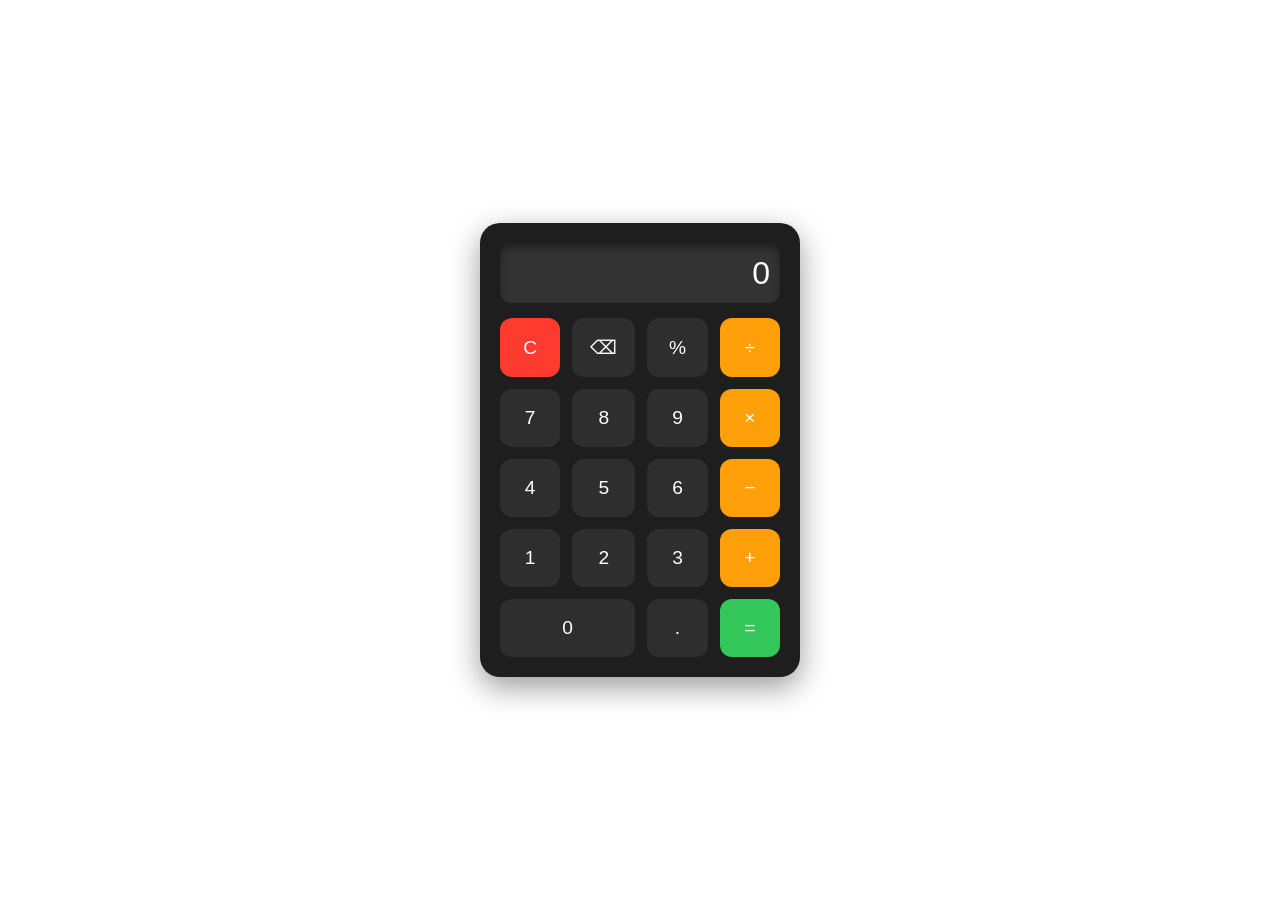
<file: Calculator/index.html>
<!DOCTYPE html>
<html lang="en">
<head>
  <meta charset="UTF-8" />
  <meta name="viewport" content="width=device-width, initial-scale=1.0" />
  <title>Calculator UI</title>
  <link rel="stylesheet" href="style.css" />
</head>
<body>

  <div class="calculator">
    <div class="display">0</div>
    <div class="buttons">
      <button class="btn clear">C</button>
      <button class="btn">⌫</button>
      <button class="btn">%</button>
      <button class="btn operator">÷</button>

      <button class="btn">7</button>
      <button class="btn">8</button>
      <button class="btn">9</button>
      <button class="btn operator">×</button>

      <button class="btn">4</button>
      <button class="btn">5</button>
      <button class="btn">6</button>
      <button class="btn operator">−</button>

      <button class="btn">1</button>
      <button class="btn">2</button>
      <button class="btn">3</button>
      <button class="btn operator">+</button>

      <button class="btn zero">0</button>
      <button class="btn">.</button>
      <button class="btn equal">=</button>
    </div>
  </div>

</body>
</html>
</file>
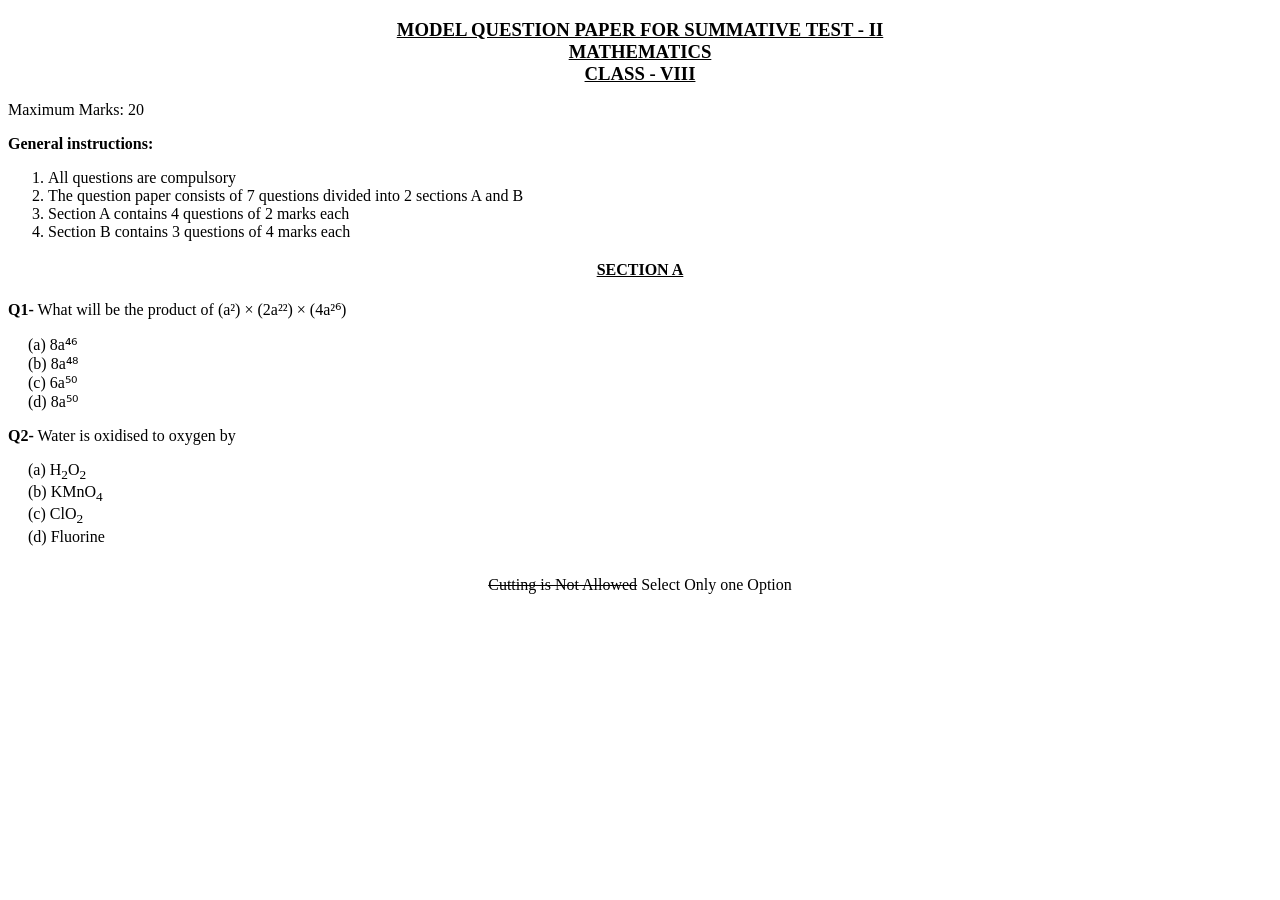
<file: Exam-Paper/index.html>
<!DOCTYPE html>
<html lang="en">
<head>
    <meta charset="UTF-8">
    <meta name="viewport" content="width=device-width, initial-scale=1.0">
    <title>Model Question Paper</title>
</head>
<body>
  

    <h3 style="text-align: center; margin-bottom: 5px; text-decoration: underline;">
        MODEL QUESTION PAPER FOR SUMMATIVE TEST - II <br>MATHEMATICS<br>CLASS - VIII
    </h3>
    <p>Maximum Marks: 20</p>
    <p style="font-weight: bold;">General instructions:</p>
    <ol style="margin-top: 0;">
        <li>All questions are compulsory</li>
        <li>The question paper consists of 7 questions divided into 2 sections A and B</li>
        <li>Section A contains 4 questions of 2 marks each</li>
        <li>Section B contains 3 questions of 4 marks each</li>
    </ol>

    <h4 style="text-align: center; margin-top: 20px; text-decoration: underline;">SECTION A</h4>

    <p><b>Q1-</b> What will be the product of (a²) × (2a²²) × (4a²⁶)</p>
    <p style="margin-left: 20px;">
        (a) 8a⁴⁶ <br>
        (b) 8a⁴⁸ <br>
        (c) 6a⁵⁰ <br>
        (d) 8a⁵⁰
    </p>

    <p><b>Q2-</b> Water is oxidised to oxygen by</p>
    <p style="margin-left: 20px;">
        (a) H<sub>2</sub>O<sub>2</sub><br>
        (b) KMnO<sub>4</sub><br>
        (c) ClO<sub>2</sub><br>
        (d) Fluorine
    </p>

    <p style="margin-top: 30px; text-align: center;">
        <span style="text-decoration: line-through;">Cutting is Not Allowed</span> Select Only one Option
    </p>
</body>
</html>
</file>
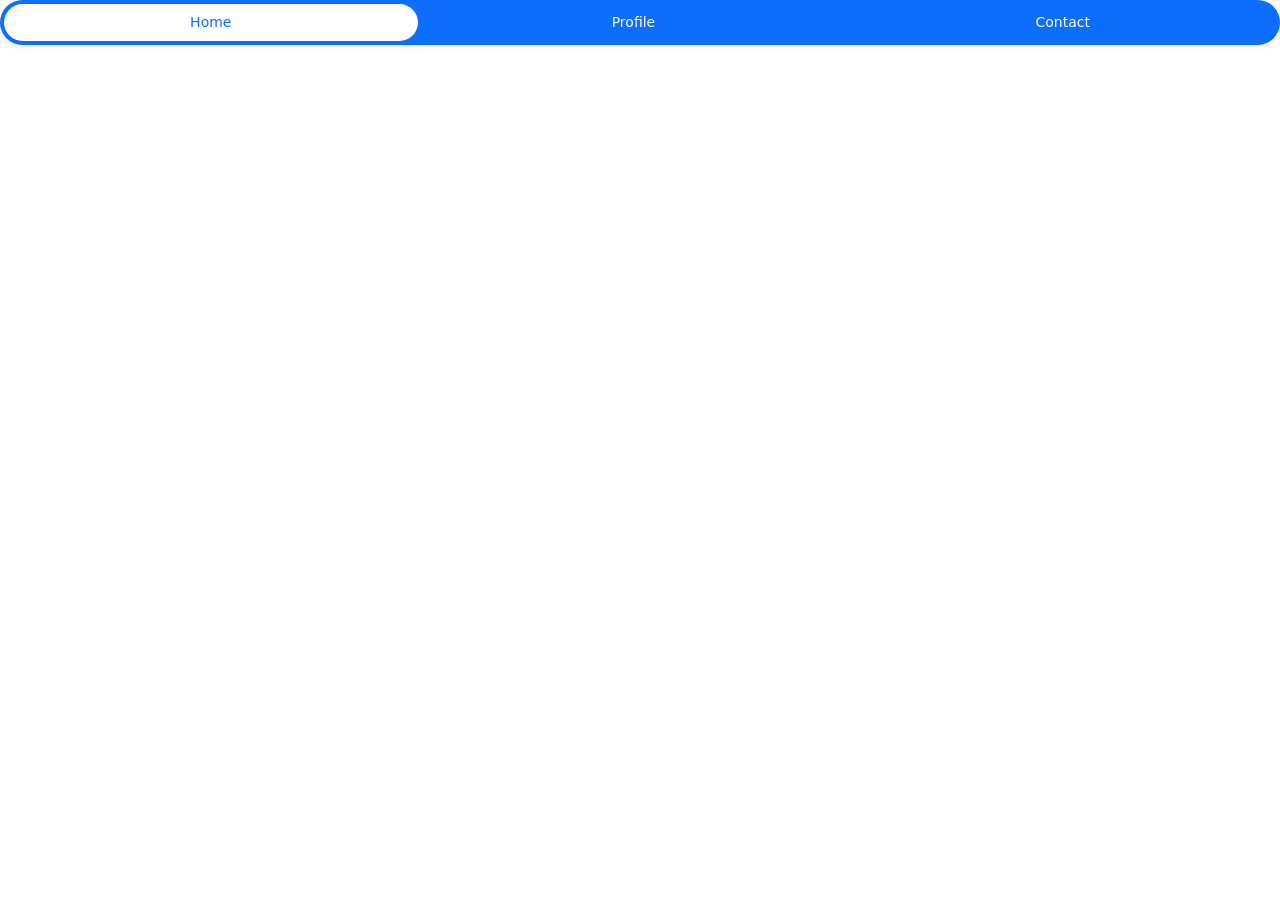
<file: Navbar_Bootstrap/index.html>
<!DOCTYPE html>
<html lang="en">
  <head>
    <meta charset="UTF-8" />
    <meta name="viewport" content="width=device-width, initial-scale=1.0" />
    <title>Document</title>
    <link
      href="https://cdn.jsdelivr.net/npm/bootstrap@5.3.8/dist/css/bootstrap.min.css"
      rel="stylesheet"
      integrity="sha384-sRIl4kxILFvY47J16cr9ZwB07vP4J8+LH7qKQnuqkuIAvNWLzeN8tE5YBujZqJLB"
      crossorigin="anonymous"
    />
    <link
      rel="stylesheet"
      href="https://cdn.jsdelivr.net/npm/bootstrap-icons@1.13.1/font/bootstrap-icons.min.css"
    />
  </head>
  <body>
    <!--Navbar-->
    <ul
      class="nav nav-pills nav-fill gap-2 p-1 small bg-primary rounded-5 shadow-sm"
      id="pillNav2"
      role="tablist"
      style="
        --bs-nav-link-color: var(--bs-white);
        --bs-nav-pills-link-active-color: var(--bs-primary);
        --bs-nav-pills-link-active-bg: var(--bs-white);
      "
    >
      <li class="nav-item" role="presentation">
        <button
          class="nav-link active rounded-5"
          id="home-tab2"
          data-bs-toggle="tab"
          type="button"
          role="tab"
          aria-selected="true"
        >
          Home
        </button>
      </li>
      <li class="nav-item" role="presentation">
        <button
          class="nav-link rounded-5"
          id="profile-tab2"
          data-bs-toggle="tab"
          type="button"
          role="tab"
          aria-selected="false"
        >
          Profile
        </button>
      </li>
      <li class="nav-item" role="presentation">
        <button
          class="nav-link rounded-5"
          id="contact-tab2"
          data-bs-toggle="tab"
          type="button"
          role="tab"
          aria-selected="false"
        >
          Contact
        </button>
      </li>
    </ul>

    <!-- <div class="container text-center">
      <div class="row">
        <div class="col-sm-2 border border-3 border-danger p-3">Column1</div>
        <div class="col-sm-2 border border-3 border-primary p-3">Column2</div>
        <div class="col-md-2 border border-3 border-danger p-3">Column3</div>
        <div class="col-md-2 border border-3 border-primary p-3">Column4</div>
        <div class="col-lg-2 border border-3 border-danger p-3">Column5</div>
        <div class="col-lg-2 border border-3 border-primary p-3">Column6</div>
      </div>
    </div> -->

    <!-- <nav class="navbar navbar-expand-lg bg-primary">
      <div class="container-fluid px-5">
        <div class="d-flex align-items-center">
          <img
            src="https://getbootstrap.com/docs/5.3/assets/brand/bootstrap-logo.svg"
            alt="Bootstrap"
            width="40"
            height="40"
            class="d-inline-block align-text-top me-2"
          />

          <ul class="navbar-nav me-auto mb-2 mb-lg-0">
            <li class="nav-item">
              <a class="nav-link active text-white" aria-current="page" href="#"
                >Docs</a
              >
            </li>
            <li class="nav-item">
              <a class="nav-link text-white" href="#">Examples</a>
            </li>
            <li class="nav-item">
              <a class="nav-link text-white" href="#">Icons</a>
            </li>
            <li class="nav-item">
              <a class="nav-link text-white" href="#">Blog</a>
            </li>
          </ul>
        </div>
        <div>
          <form class="d-flex" role="search">
            <input
              class="form-control me-2"
              type="search"
              placeholder="Search"
              aria-label="Search"
            />
          </form>
        </div>
        <div class="d-flex gap-2 align-items-center">
          <div id="social">
            <i class="bi bi-github p-1 text-white"></i>
            <i class="bi bi-twitter-x p-1 text-white"></i>
            <i class="bi bi-arrow-clockwise p-1 text-white"></i>
          </div>
          <div class="text-secondary fs-3">|</div>
          <div class="version d-flex text-white">
            <p class="mb-0 me-1">v5.3</p>
            <i class="bi bi-chevron-down"></i>
          </div>
          <div class="text-secondary fs-3">|</div>
          <div id="mode">
            <i class="bi bi-moon-stars-fill text-white"></i>
          </div>
        </div>
      </div>
    </nav> -->
    <!-- <script
      src="https://cdn.jsdelivr.net/npm/bootstrap@5.3.8/dist/js/bootstrap.bundle.min.js"
      integrity="sha384-FKyoEForCGlyvwx9Hj09JcYn3nv7wiPVlz7YYwJrWVcXK/BmnVDxM+D2scQbITxI"
      crossorigin="anonymous"
    ></script> -->
  </body>
</html>
</file>
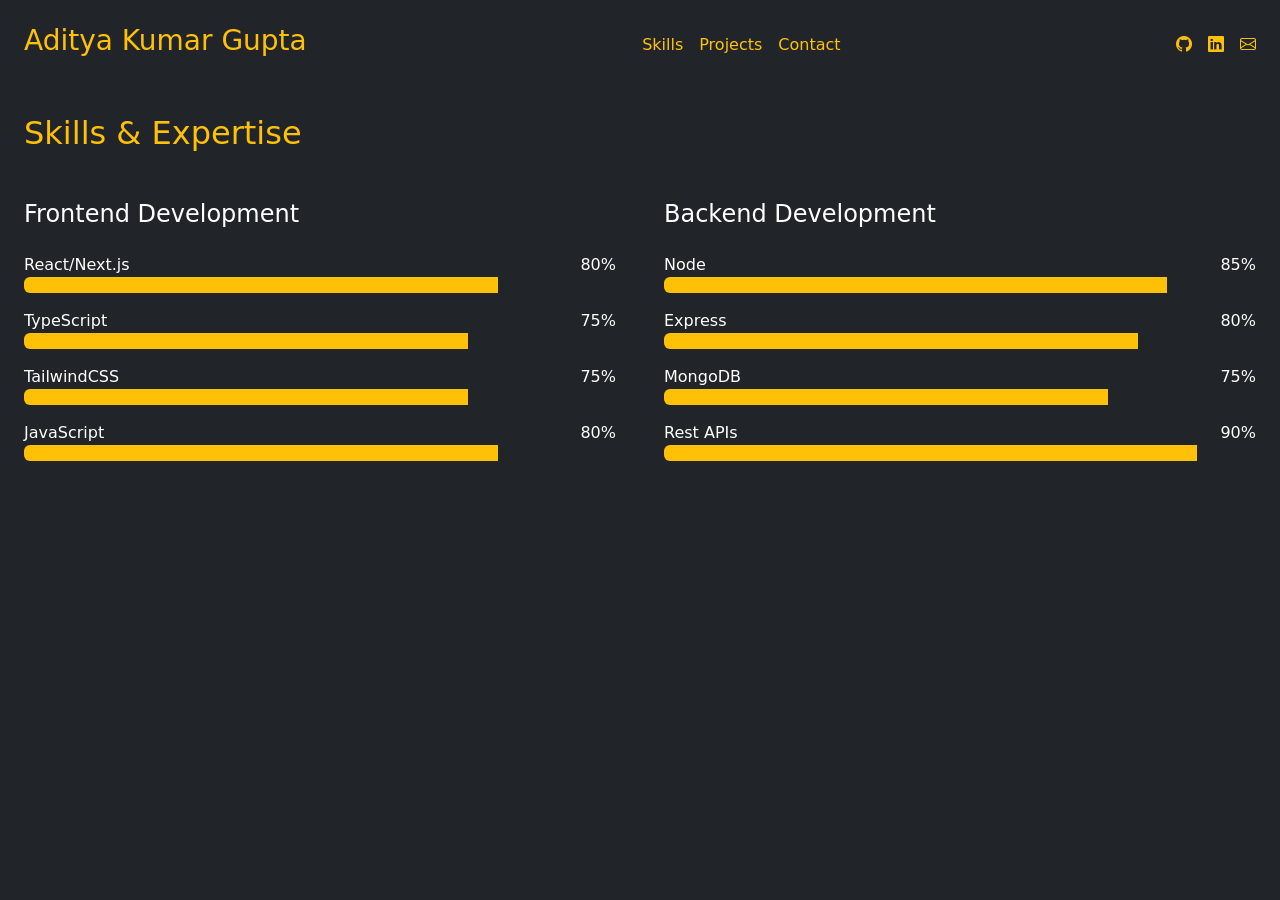
<file: Portfolio-1/index.html>
<!DOCTYPE html>
<html lang="en">
  <head>
    <meta charset="UTF-8" />
    <meta name="viewport" content="width=device-width, initial-scale=1.0" />
    <title>Document</title>
    <link
      href="https://cdn.jsdelivr.net/npm/bootstrap@5.3.8/dist/css/bootstrap.min.css"
      rel="stylesheet"
      integrity="sha384-sRIl4kxILFvY47J16cr9ZwB07vP4J8+LH7qKQnuqkuIAvNWLzeN8tE5YBujZqJLB"
      crossorigin="anonymous"
    />
    <link
      rel="stylesheet"
      href="https://cdn.jsdelivr.net/npm/bootstrap-icons@1.13.1/font/bootstrap-icons.min.css"
    />
  </head>
  <body>
    <div class="bg-dark text-warning min-vh-100">
      <div class="navbar p-4">
        <h3>Aditya Kumar Gupta</h3>
        <ul class="nav nav-links gap-3">
          <li>Skills</li>
          <li>Projects</li>
          <li>Contact</li>
        </ul>
        <div class="d-flex gap-3">
          <i class="bi bi-github"></i>
          <i class="bi bi-linkedin"></i>
          <i class="bi bi-envelope"></i>
        </div>
      </div>
      <div class="px-4 mt-4">
        <h2>Skills & Expertise</h2>
        <div class="row mt-5 text-white gap-4">
          <div class="col">
            <h4>Frontend Development</h4>
            <div class="mt-4 content">
              <div class="d-flex justify-content-between">
                <p class="m-0">React/Next.js</p>
                <p class="m-0">80%</p>
              </div>
              <div class="progress bg-dark">
                <div class="progress-bar bg-warning" style="width: 80%"></div>
              </div>
            </div>
            <div class="mt-3 content">
              <div class="d-flex justify-content-between">
                <p class="m-0">TypeScript</p>
                <p class="m-0">75%</p>
              </div>
              <div class="progress bg-dark">
                <div class="progress-bar bg-warning" style="width: 75%"></div>
              </div>
            </div>
            <div class="mt-3 content">
              <div class="d-flex justify-content-between">
                <p class="m-0">TailwindCSS</p>
                <p class="m-0">75%</p>
              </div>
              <div class="progress bg-dark">
                <div class="progress-bar bg-warning" style="width: 75%"></div>
              </div>
            </div>
            <div class="mt-3 content">
              <div class="d-flex justify-content-between">
                <p class="m-0">JavaScript</p>
                <p class="m-0">80%</p>
              </div>
              <div class="progress bg-dark">
                <div class="progress-bar bg-warning" style="width: 80%"></div>
              </div>
            </div>
          </div>
          <div class="col">
            <h4>Backend Development</h4>
            <div class="mt-4 content">
              <div class="d-flex justify-content-between">
                <p class="m-0">Node</p>
                <p class="m-0">85%</p>
              </div>
              <div class="progress bg-dark">
                <div class="progress-bar bg-warning" style="width: 85%"></div>
              </div>
            </div>
            <div class="mt-3 content">
              <div class="d-flex justify-content-between">
                <p class="m-0">Express</p>
                <p class="m-0">80%</p>
              </div>
              <div class="progress bg-dark">
                <div class="progress-bar bg-warning" style="width: 80%"></div>
              </div>
            </div>
            <div class="mt-3 content">
              <div class="d-flex justify-content-between">
                <p class="m-0">MongoDB</p>
                <p class="m-0">75%</p>
              </div>

              <div class="progress bg-dark">
                <div class="progress-bar bg-warning" style="width: 75%"></div>
              </div>
            </div>
            <div class="mt-3 content">
              <div class="d-flex justify-content-between">
                <p class="m-0">Rest APIs</p>
                <p class="m-0">90%</p>
              </div>
              <div class="progress bg-dark">
                <div class="progress-bar bg-warning" style="width: 90%"></div>
              </div>
            </div>
          </div>
        </div>
      </div>
    </div>
  </body>
</html>
</file>
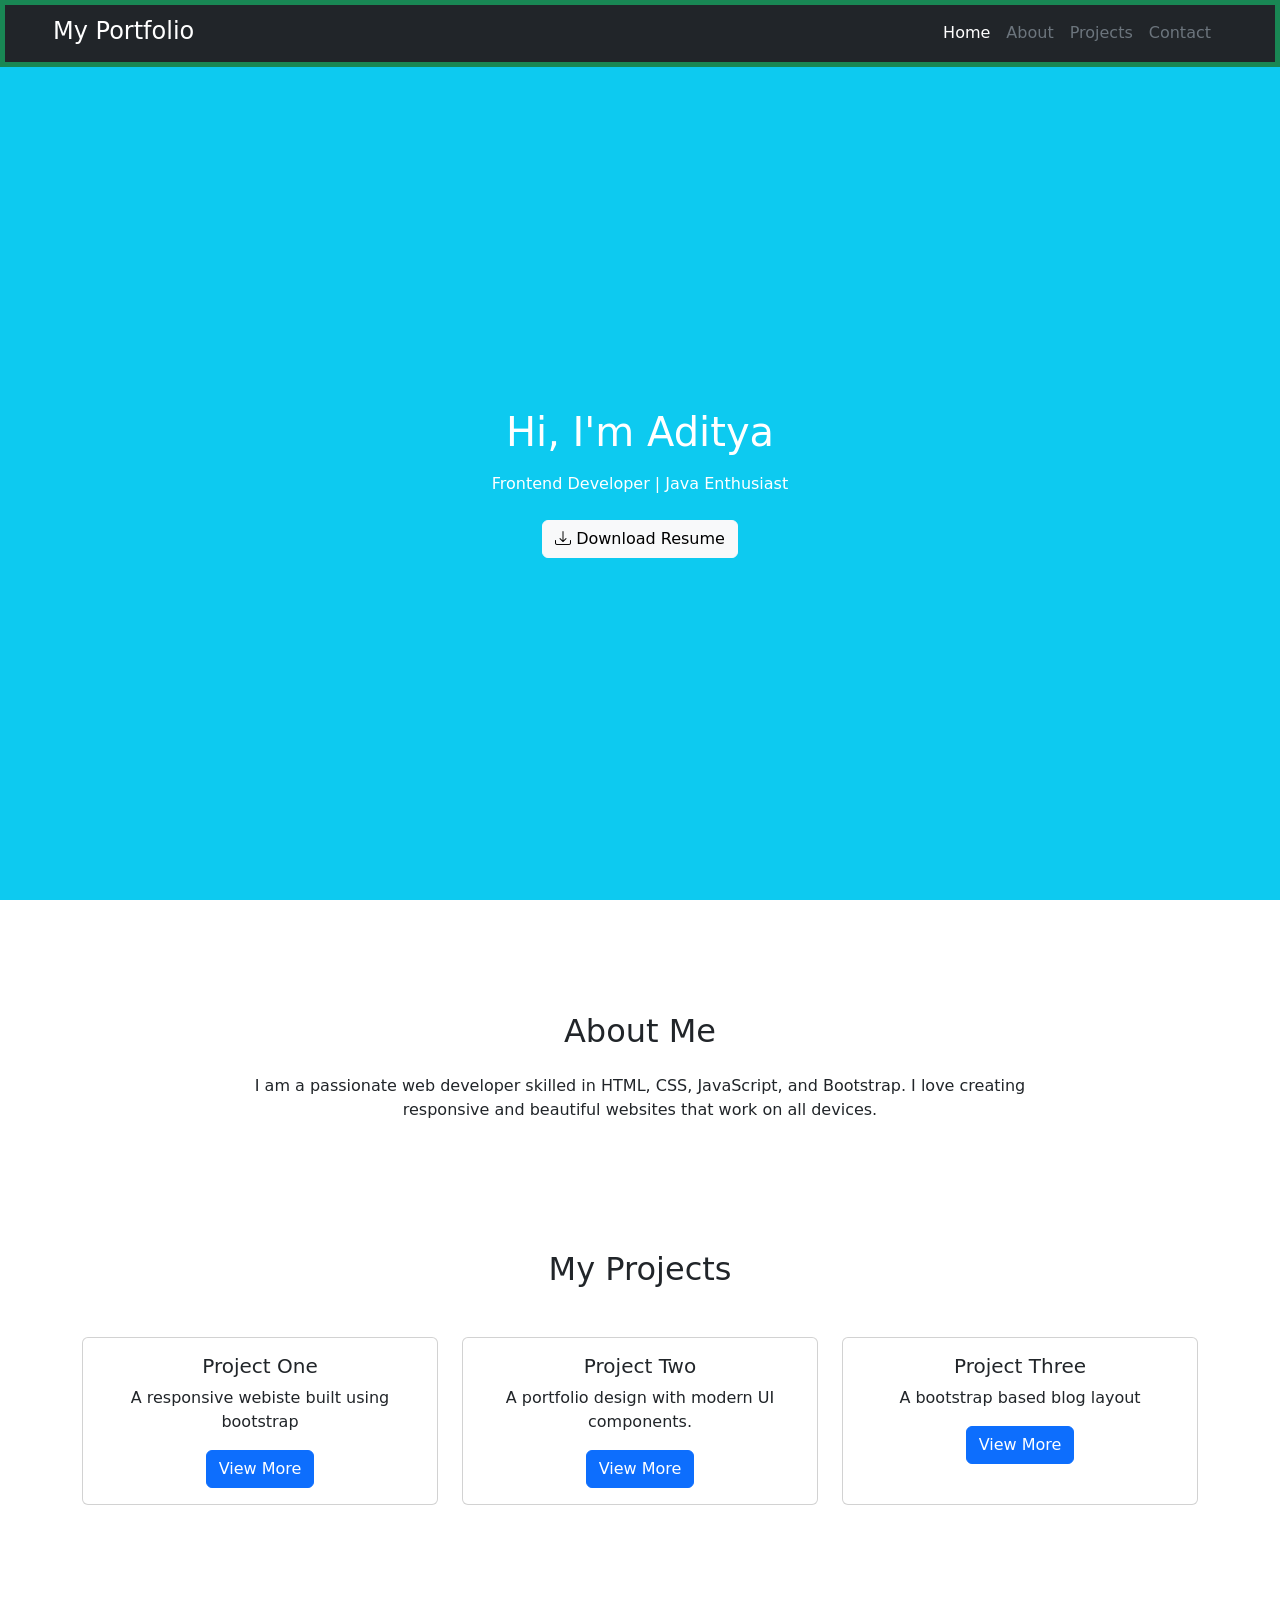
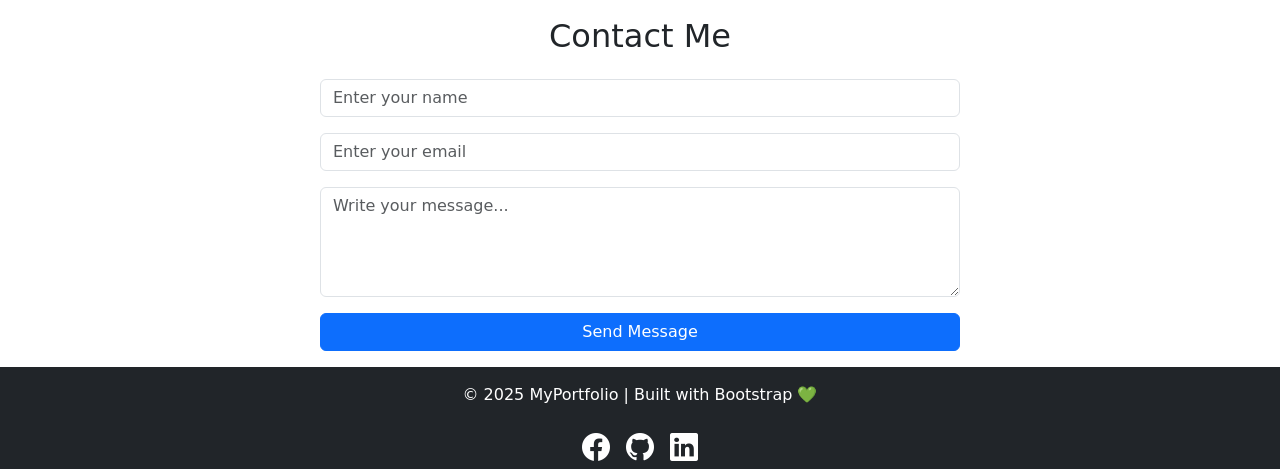
<file: Portfolio-2/index.html>
<!DOCTYPE html>
<html lang="en">
  <head>
    <meta charset="UTF-8" />
    <meta name="viewport" content="width=device-width, initial-scale=1.0" />
    <title>Document</title>
    <link
      href="https://cdn.jsdelivr.net/npm/bootstrap@5.3.8/dist/css/bootstrap.min.css"
      rel="stylesheet"
      integrity="sha384-sRIl4kxILFvY47J16cr9ZwB07vP4J8+LH7qKQnuqkuIAvNWLzeN8tE5YBujZqJLB"
      crossorigin="anonymous"
    />
    <link
      rel="stylesheet"
      href="https://cdn.jsdelivr.net/npm/bootstrap-icons@1.13.1/font/bootstrap-icons.min.css"
    />
    <style>
      .mt-6 {
        margin-top: 6rem;
      }
      .mt-7 {
        margin-top: 7rem;
      }
      .mt-8 {
        margin-top: 8rem;
      }
    </style>
  </head>
  <body>
    <div class="d-flex flex-column min-vh-100">
      <div
        class="d-flex justify-content-between align-items-center px-5 bg-dark py-2 border border-bottom border-5 border-success"
      >
        <h4 class="mt-1 text-white">My Portfolio</h4>
        <div class="d-flex gap-3 align-items-center" id="links">
          <ul class="nav nav-link d-flex gap-3">
            <li class="mb-0 text-white">Home</li>
            <li class="mb-0 text-secondary">About</li>
            <li class="mb-0 text-secondary">Projects</li>
            <li class="mb-0 text-secondary">Contact</li>
          </ul>
        </div>
      </div>
      <div
        class="flex-grow-1 bg-info d-flex justify-content-center align-items-center text-white"
      >
        <div class="text-center">
          <h1 class="">Hi, I'm Aditya</h1>
          <p class="mt-3">Frontend Developer | Java Enthusiast</p>
          <button class="mt-2 btn btn-light px">
            <i class="bi bi-download"></i> Download Resume
          </button>
        </div>
      </div>
    </div>
    <div
      class="d-flex justify-content-center flex-column align-items-center text-center gap-3"
    >
      <h2 class="mt-7">About Me</h2>
      <p>
        I am a passionate web developer skilled in HTML, CSS, JavaScript, and
        Bootstrap. I love creating <br />
        responsive and beautiful websites that work on all devices.
      </p>
    </div>
    <div class="text-center mt-7">
      <h2>My Projects</h2>
      <div class="container">
        <div class="row mt-5">
          <div class="col">
            <div class="card h-100">
              <div class="card-body text-center">
                <h5 class="card-title">Project One</h5>
                <p class="card-text">
                  A responsive webiste built using bootstrap
                </p>
                <a href="#" class="btn btn-primary">View More</a>
              </div>
            </div>
          </div>
          <div class="col">
            <div class="card">
              <div class="card-body text-center">
                <h5 class="card-title">Project Two</h5>
                <p class="card-text">
                  A portfolio design with modern UI components.
                </p>
                <a href="#" class="btn btn-primary">View More</a>
              </div>
            </div>
          </div>
          <div class="col">
            <div class="card h-100">
              <div class="card-body text-center">
                <h5 class="card-title">Project Three</h5>
                <p class="card-text">A bootstrap based blog layout</p>
                <a href="#" class="btn btn-primary">View More</a>
              </div>
            </div>
          </div>
        </div>
      </div>
    </div>

    <div
      class="d-flex justify-content-center align-items-center flex-column mt-7 text-center mb-3"
    >
      <h2 class="mb-4">Contact Me</h2>

      <div class="w-50 w-md-50 w-lg-40">
        <form>
          <div class="mb-3">
            <input
              type="text"
              class="form-control"
              id="name"
              placeholder="Enter your name"
              required
            />
          </div>

          <div class="mb-3">
            <input
              type="email"
              class="form-control"
              id="email"
              placeholder="Enter your email"
              required
            />
          </div>

          <div class="mb-3">
            <textarea
              class="form-control"
              id="message"
              rows="4"
              placeholder="Write your message..."
              required
            ></textarea>
          </div>

          <div class="text-center d-flex">
            <button type="submit" class="btn btn-primary px-4 flex-grow-1">
              Send Message
            </button>
          </div>
        </form>
      </div>
    </div>
    <div
      class="d-flex justify-content-center align-items-center flex-column gap-1 bg-dark text-white"
    >
      <p class="mt-3">&copy; 2025 MyPortfolio | Built with Bootstrap 💚</p>
      <div class="links d-flex gap-3 text-center">
        <i class="bi bi-facebook fs-3"></i>
        <i class="bi bi-github fs-3"></i>
        <i class="bi bi-linkedin fs-3"></i>
      </div>
    </div>
  </body>
</html>
</file>
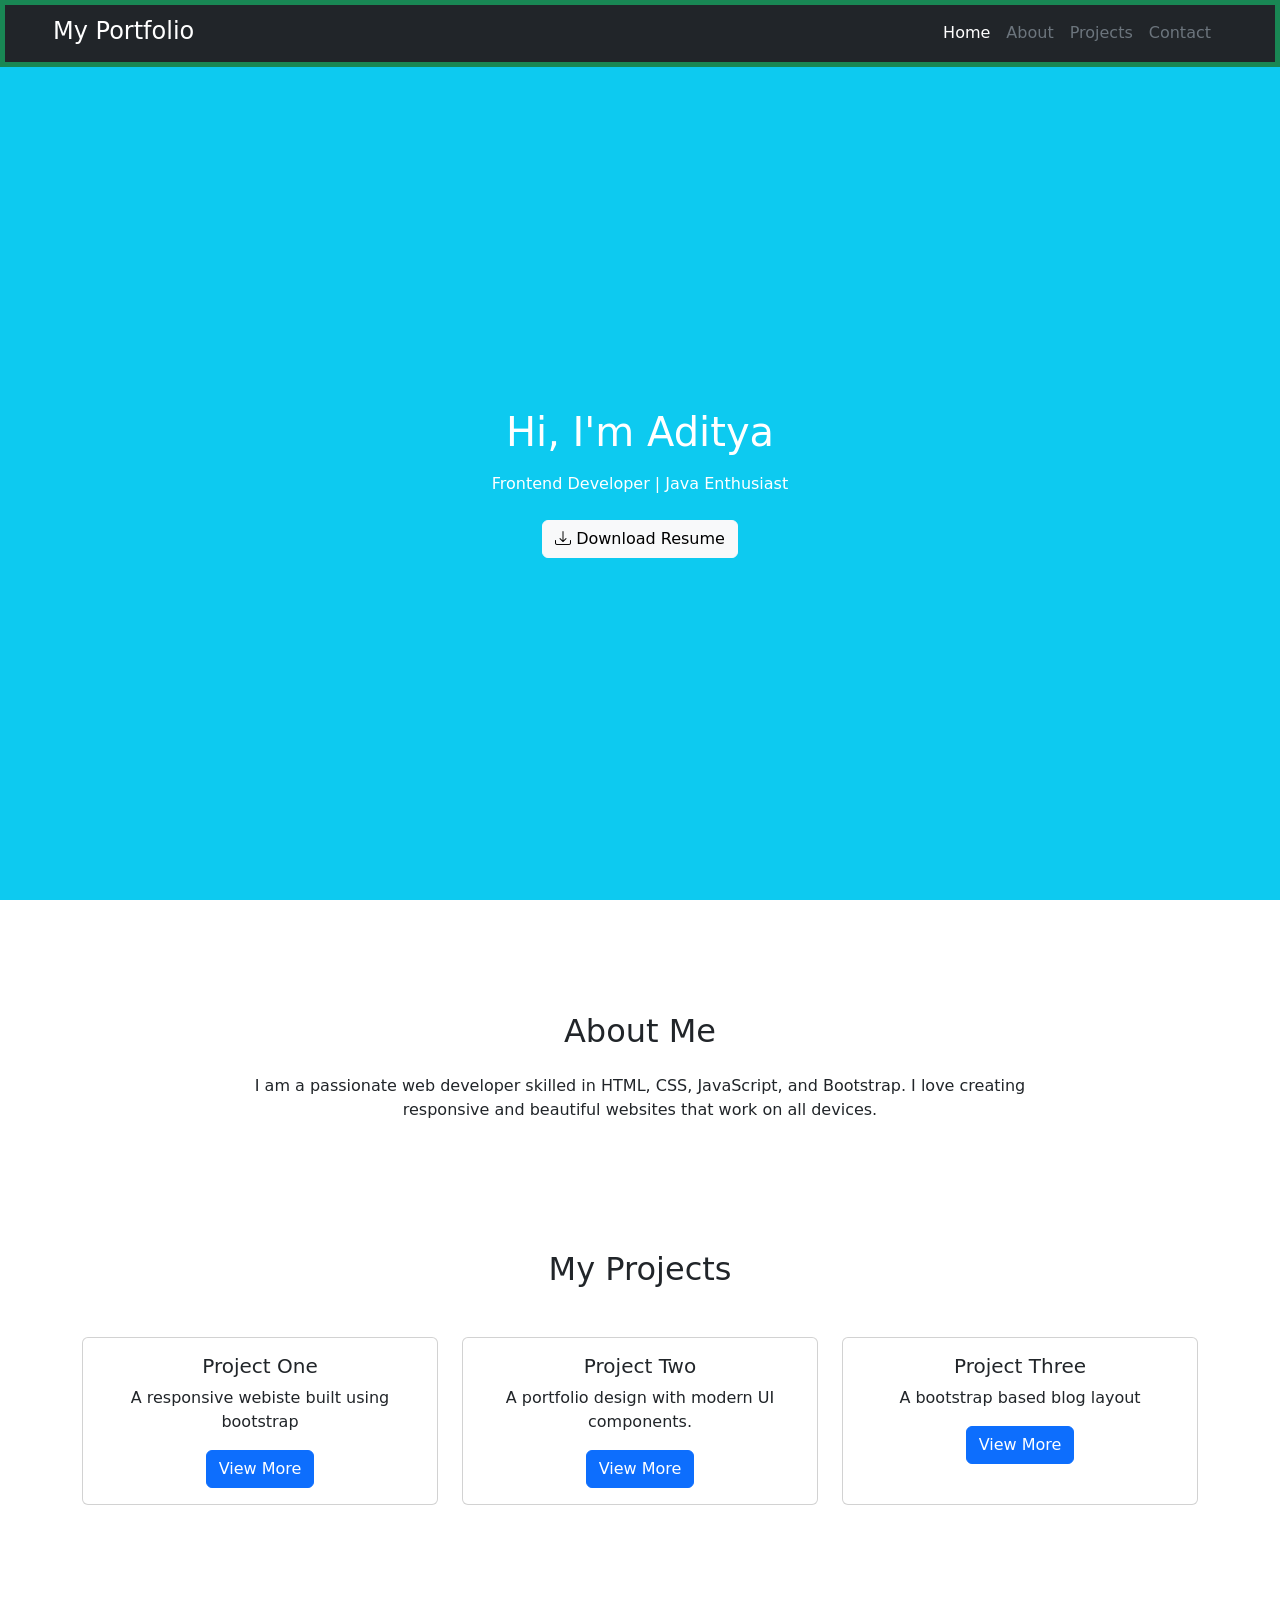
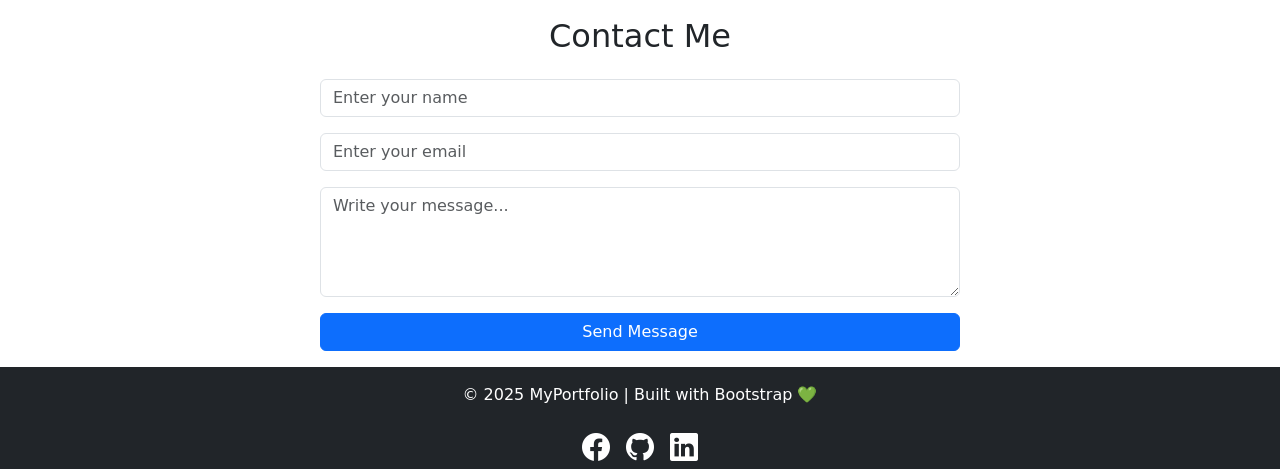
<file: Portfolio/index.html>
<!DOCTYPE html>
<html lang="en">
  <head>
    <meta charset="UTF-8" />
    <meta name="viewport" content="width=device-width, initial-scale=1.0" />
    <title>Document</title>
    <link
      href="https://cdn.jsdelivr.net/npm/bootstrap@5.3.8/dist/css/bootstrap.min.css"
      rel="stylesheet"
      integrity="sha384-sRIl4kxILFvY47J16cr9ZwB07vP4J8+LH7qKQnuqkuIAvNWLzeN8tE5YBujZqJLB"
      crossorigin="anonymous"
    />
    <link
      rel="stylesheet"
      href="https://cdn.jsdelivr.net/npm/bootstrap-icons@1.13.1/font/bootstrap-icons.min.css"
    />
    <style>
      .mt-6 {
        margin-top: 6rem;
      }
      .mt-7 {
        margin-top: 7rem;
      }
      .mt-8 {
        margin-top: 8rem;
      }
    </style>
  </head>
  <body>
    <div class="d-flex flex-column min-vh-100">
      <div
        class="d-flex justify-content-between align-items-center px-5 bg-dark py-2 border border-bottom border-5 border-success"
      >
        <h4 class="mt-1 text-white">My Portfolio</h4>
        <div class="d-flex gap-3 align-items-center" id="links">
          <ul class="nav nav-link d-flex gap-3">
            <li class="mb-0 text-white">Home</li>
            <li class="mb-0 text-secondary">About</li>
            <li class="mb-0 text-secondary">Projects</li>
            <li class="mb-0 text-secondary">Contact</li>
          </ul>
        </div>
      </div>
      <div
        class="flex-grow-1 bg-info d-flex justify-content-center align-items-center text-white"
      >
        <div class="text-center">
          <h1 class="">Hi, I'm Aditya</h1>
          <p class="mt-3">Frontend Developer | Java Enthusiast</p>
          <button class="mt-2 btn btn-light px">
            <i class="bi bi-download"></i> Download Resume
          </button>
        </div>
      </div>
    </div>
    <div
      class="d-flex justify-content-center flex-column align-items-center text-center gap-3"
    >
      <h2 class="mt-7">About Me</h2>
      <p>
        I am a passionate web developer skilled in HTML, CSS, JavaScript, and
        Bootstrap. I love creating <br />
        responsive and beautiful websites that work on all devices.
      </p>
    </div>
    <div class="text-center mt-7">
      <h2>My Projects</h2>
      <div class="container">
        <div class="row mt-5">
          <div class="col">
            <div class="card h-100">
              <div class="card-body text-center">
                <h5 class="card-title">Project One</h5>
                <p class="card-text">
                  A responsive webiste built using bootstrap
                </p>
                <a href="#" class="btn btn-primary">View More</a>
              </div>
            </div>
          </div>
          <div class="col">
            <div class="card">
              <div class="card-body text-center">
                <h5 class="card-title">Project Two</h5>
                <p class="card-text">
                  A portfolio design with modern UI components.
                </p>
                <a href="#" class="btn btn-primary">View More</a>
              </div>
            </div>
          </div>
          <div class="col">
            <div class="card h-100">
              <div class="card-body text-center">
                <h5 class="card-title">Project Three</h5>
                <p class="card-text">A bootstrap based blog layout</p>
                <a href="#" class="btn btn-primary">View More</a>
              </div>
            </div>
          </div>
        </div>
      </div>
    </div>

    <div
      class="d-flex justify-content-center align-items-center flex-column mt-7 text-center mb-3"
    >
      <h2 class="mb-4">Contact Me</h2>

      <div class="w-50 w-md-50 w-lg-40">
        <form>
          <div class="mb-3">
            <input
              type="text"
              class="form-control"
              id="name"
              placeholder="Enter your name"
              required
            />
          </div>

          <div class="mb-3">
            <input
              type="email"
              class="form-control"
              id="email"
              placeholder="Enter your email"
              required
            />
          </div>

          <div class="mb-3">
            <textarea
              class="form-control"
              id="message"
              rows="4"
              placeholder="Write your message..."
              required
            ></textarea>
          </div>

          <div class="text-center d-flex">
            <button type="submit" class="btn btn-primary px-4 flex-grow-1">
              Send Message
            </button>
          </div>
        </form>
      </div>
    </div>
    <div
      class="d-flex justify-content-center align-items-center flex-column gap-1 bg-dark text-white"
    >
      <p class="mt-3">&copy; 2025 MyPortfolio | Built with Bootstrap 💚</p>
      <div class="links d-flex gap-3 text-center">
        <i class="bi bi-facebook fs-3"></i>
        <i class="bi bi-github fs-3"></i>
        <i class="bi bi-linkedin fs-3"></i>
      </div>
    </div>
  </body>
</html>
</file>
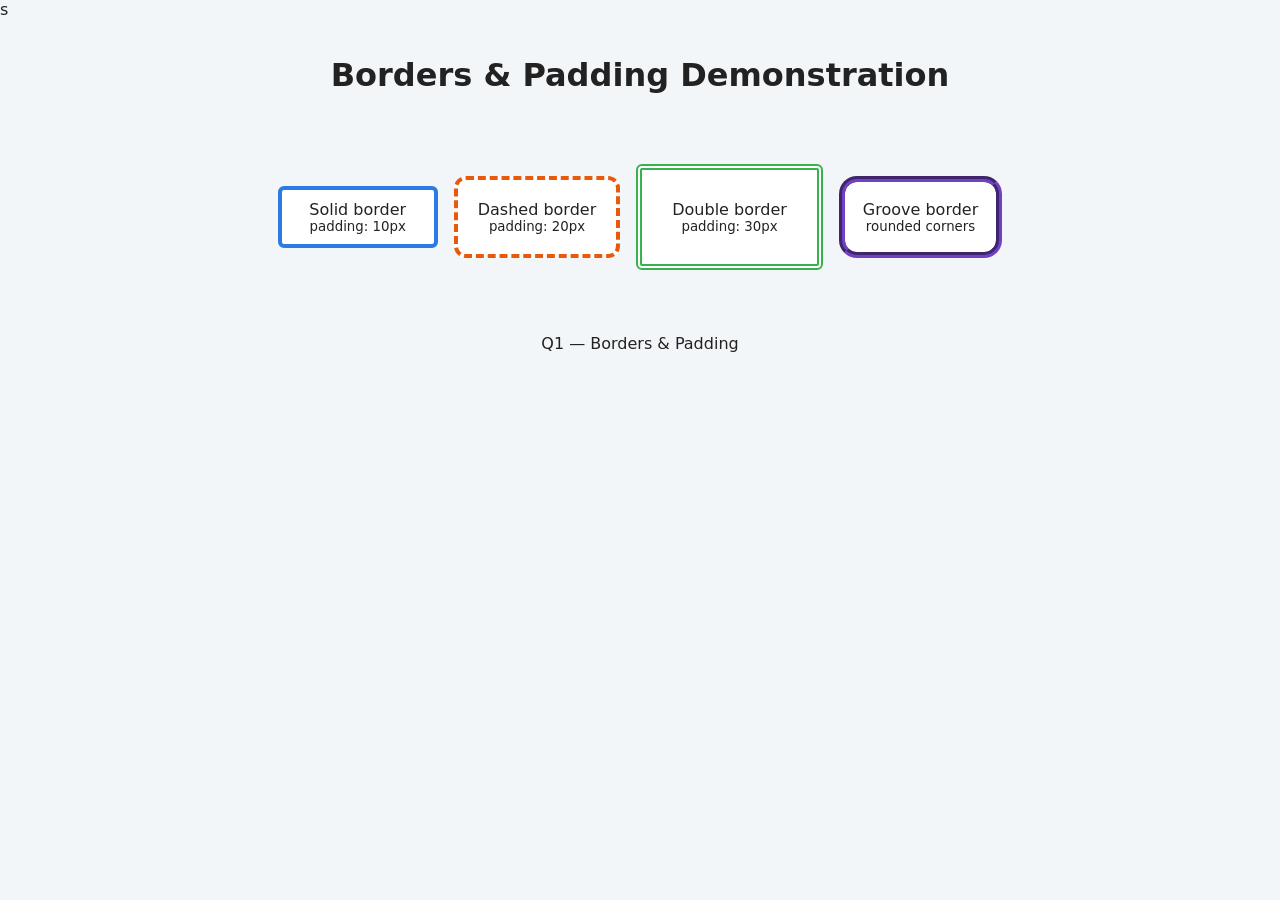
<file: Q1/index.html>
s<!DOCTYPE html>
<html lang="en">
  <head>
    <meta charset="utf-8" />
    <meta name="viewport" content="width=device-width,initial-scale=1" />
    <title>Borders & Padding Demo</title>
    <link rel="stylesheet" href="style.css" />
  </head>
  <body>
    <header>
      <h1>Borders & Padding Demonstration</h1>
    </header>
    <main>
      <section class="container">
        <div class="box solid">
          Solid border<br /><small>padding: 10px</small>
        </div>
        <div class="box dashed">
          Dashed border<br /><small>padding: 20px</small>
        </div>
        <div class="box double">
          Double border<br /><small>padding: 30px</small>
        </div>
        <div class="box groove">
          Groove border<br /><small>rounded corners</small>
        </div>
      </section>
    </main>
    <footer>
      <p>Q1 — Borders & Padding</p>
    </footer>
  </body>
</html>
</file>
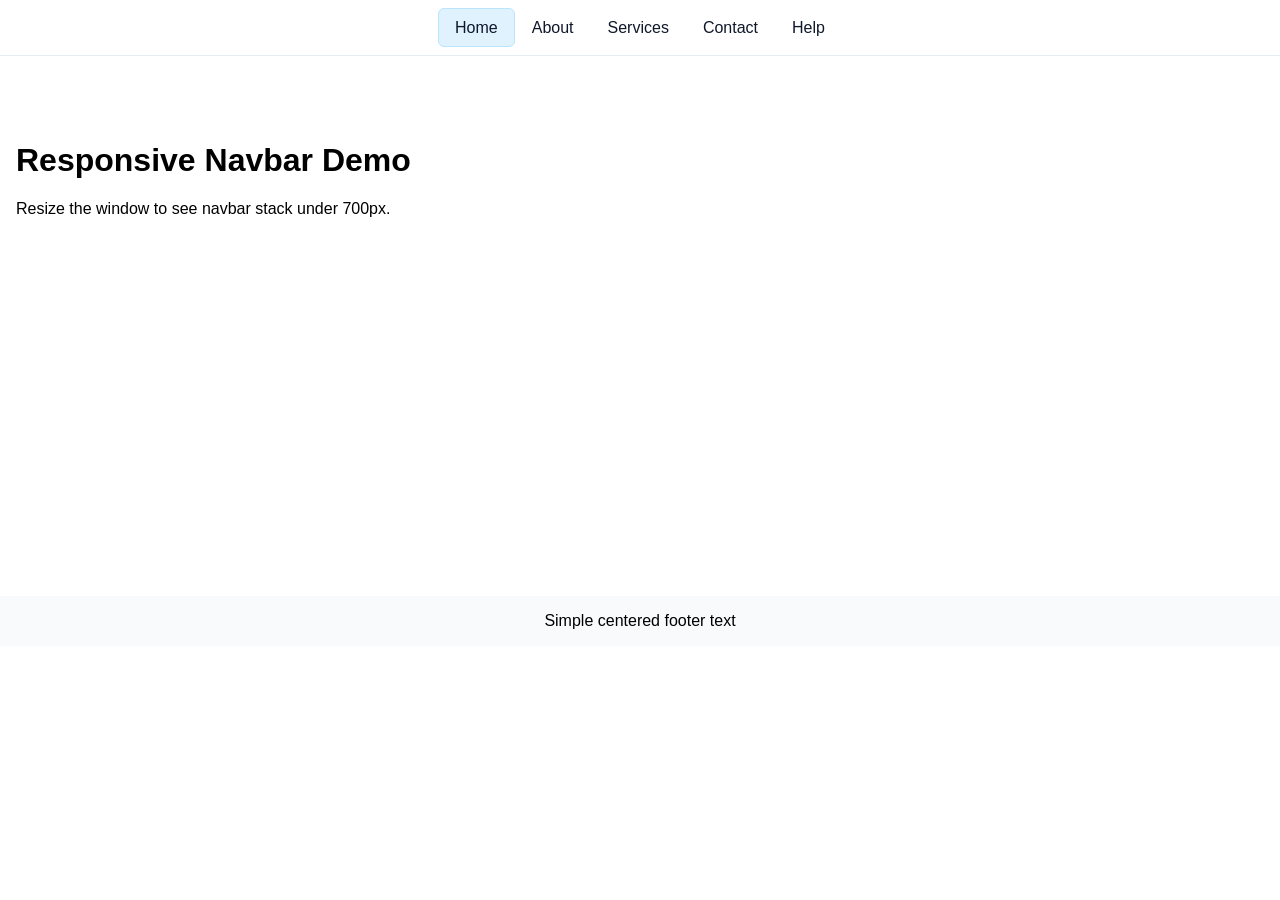
<file: Q10/index.html>
<!DOCTYPE html>
<html lang="en">
  <head>
    <meta charset="utf-8" />
    <meta name="viewport" content="width=device-width,initial-scale=1" />
    <title>Navigation Bar</title>
    <link rel="stylesheet" href="style.css" />
  </head>
  <body>
    <header class="nav-wrap">
      <nav>
        <ul class="nav">
          <li><a class="active" href="#home">Home</a></li>
          <li><a href="#about">About</a></li>
          <li><a href="#services">Services</a></li>
          <li><a href="#contact">Contact</a></li>
          <li><a href="#help">Help</a></li>
        </ul>
      </nav>
    </header>

    <main style="padding: 4rem 1rem; min-height: 60vh">
      <h1>Responsive Navbar Demo</h1>
      <p>Resize the window to see navbar stack under 700px.</p>
    </main>

    <footer class="site-footer">Simple centered footer text</footer>
  </body>
</html>
</file>
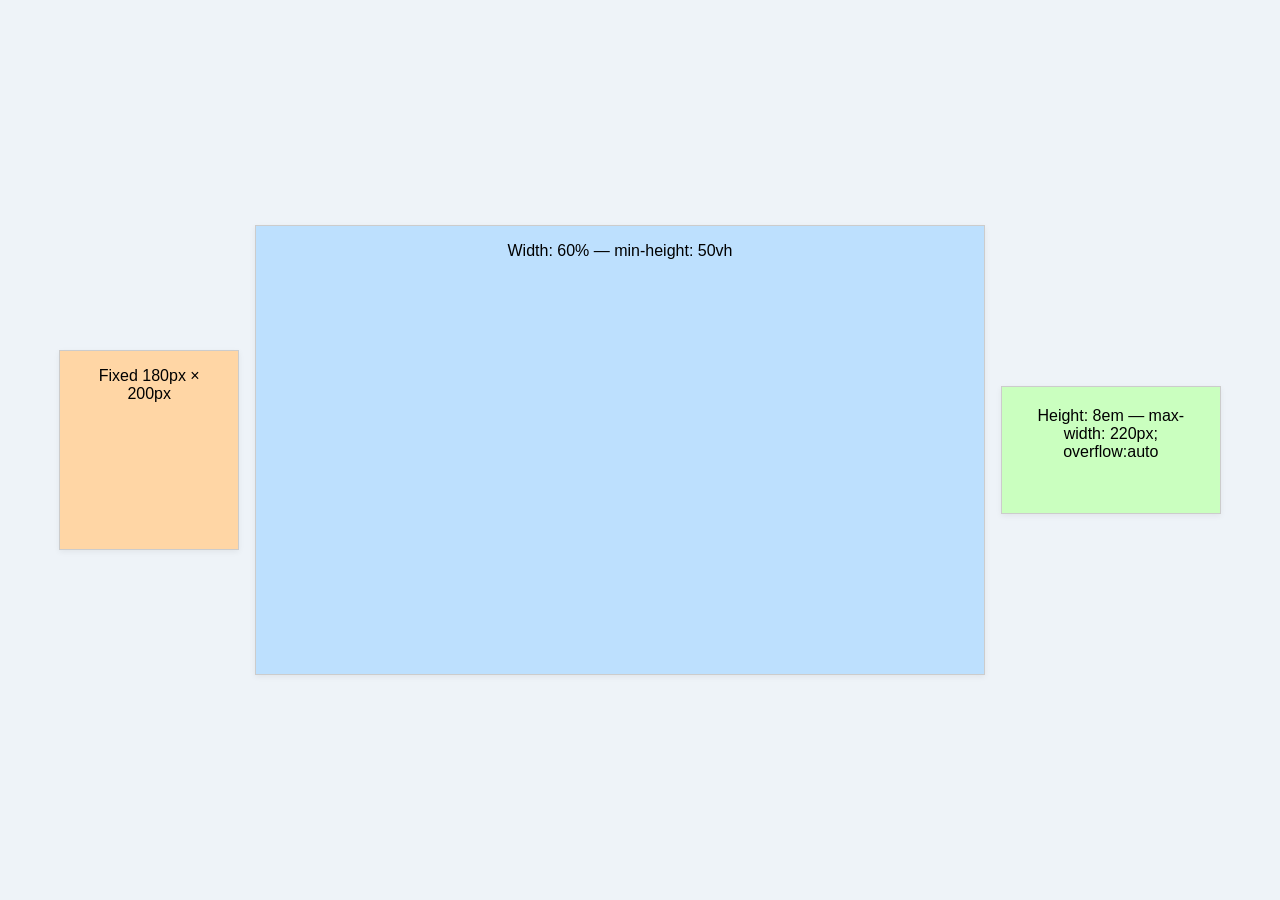
<file: Q2/index.html>
<!DOCTYPE html>
<html lang="en">
  <head>
    <meta charset="utf-8" />
    <meta name="viewport" content="width=device-width,initial-scale=1" />
    <title>Height & Width Practice</title>
    <link rel="stylesheet" href="style.css" />
  </head>
  <body>
    <main class="stage">
      <div class="box box-px">Fixed 180px × 200px</div>
      <div class="box box-percent">Width: 60% — min-height: 50vh</div>
      <div class="box box-em">
        Height: 8em — max-width: 220px; overflow:auto
      </div>
    </main>
  </body>
</html>
</file>
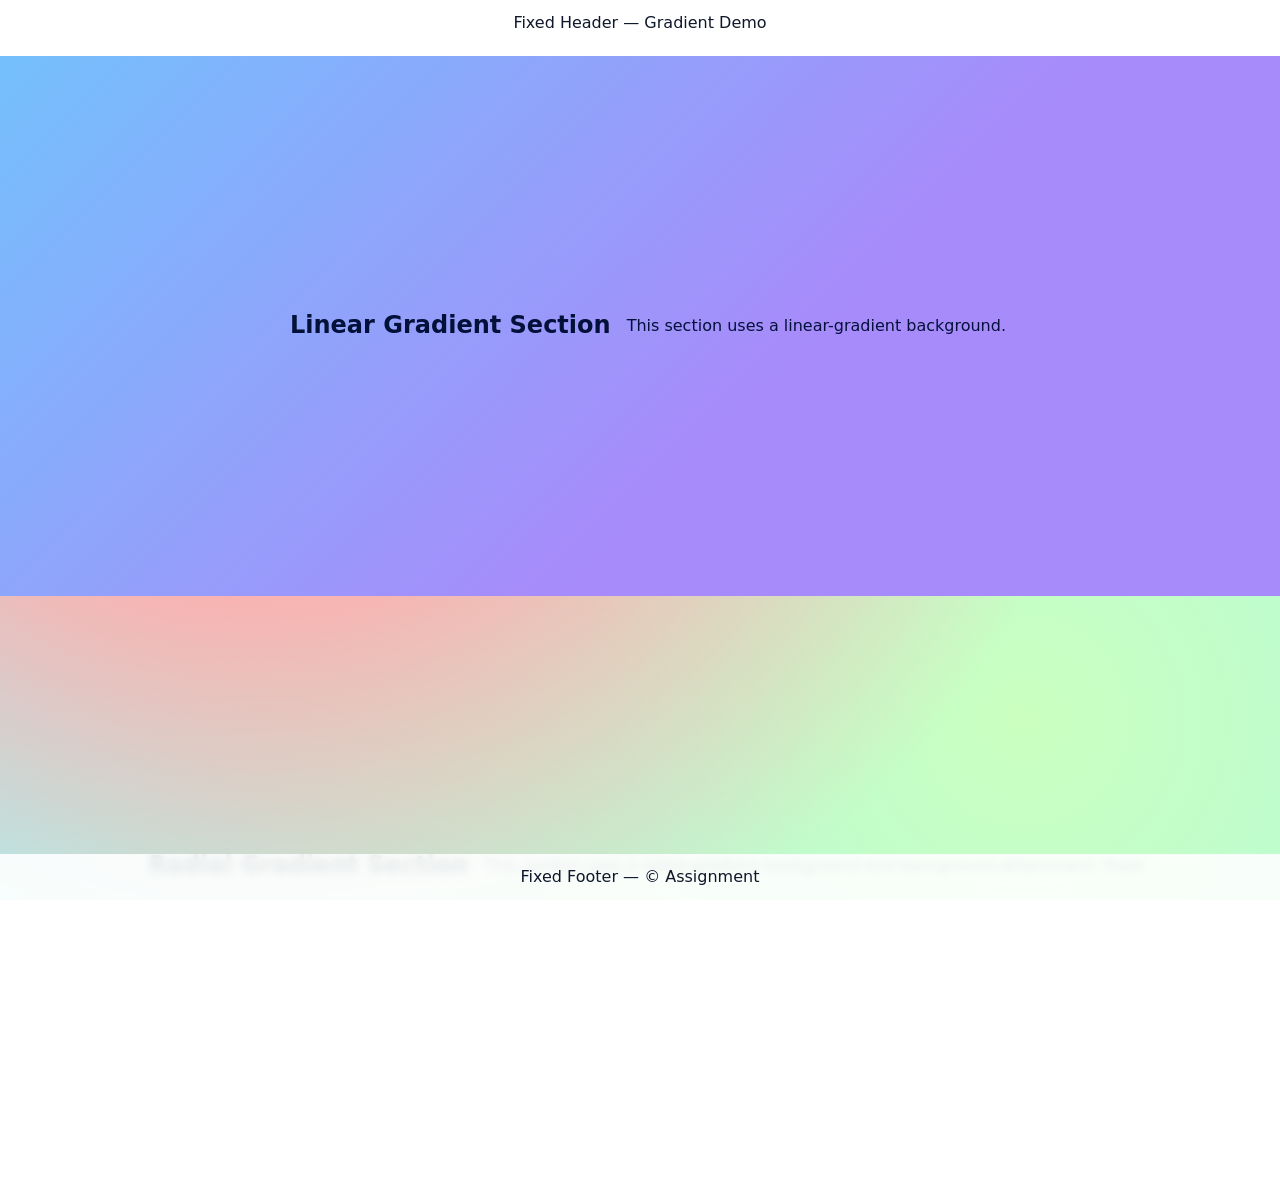
<file: Q3/index.html>
<!DOCTYPE html>
<html lang="en">
  <head>
    <meta charset="utf-8" />
    <meta name="viewport" content="width=device-width,initial-scale=1" />
    <title>Gradient Backgrounds</title>
    <link rel="stylesheet" href="style.css" />
  </head>
  <body>
    <header class="site-header">Fixed Header — Gradient Demo</header>
    <main>
      <section class="linear">
        <h2>Linear Gradient Section</h2>
        <p>This section uses a linear-gradient background.</p>
      </section>

      <section class="radial">
        <h2>Radial Gradient Section</h2>
        <p>
          This section uses a radial-gradient background and
          background-attachment: fixed.
        </p>
      </section>
    </main>
    <footer class="site-footer">Fixed Footer — © Assignment</footer>
  </body>
</html>
</file>
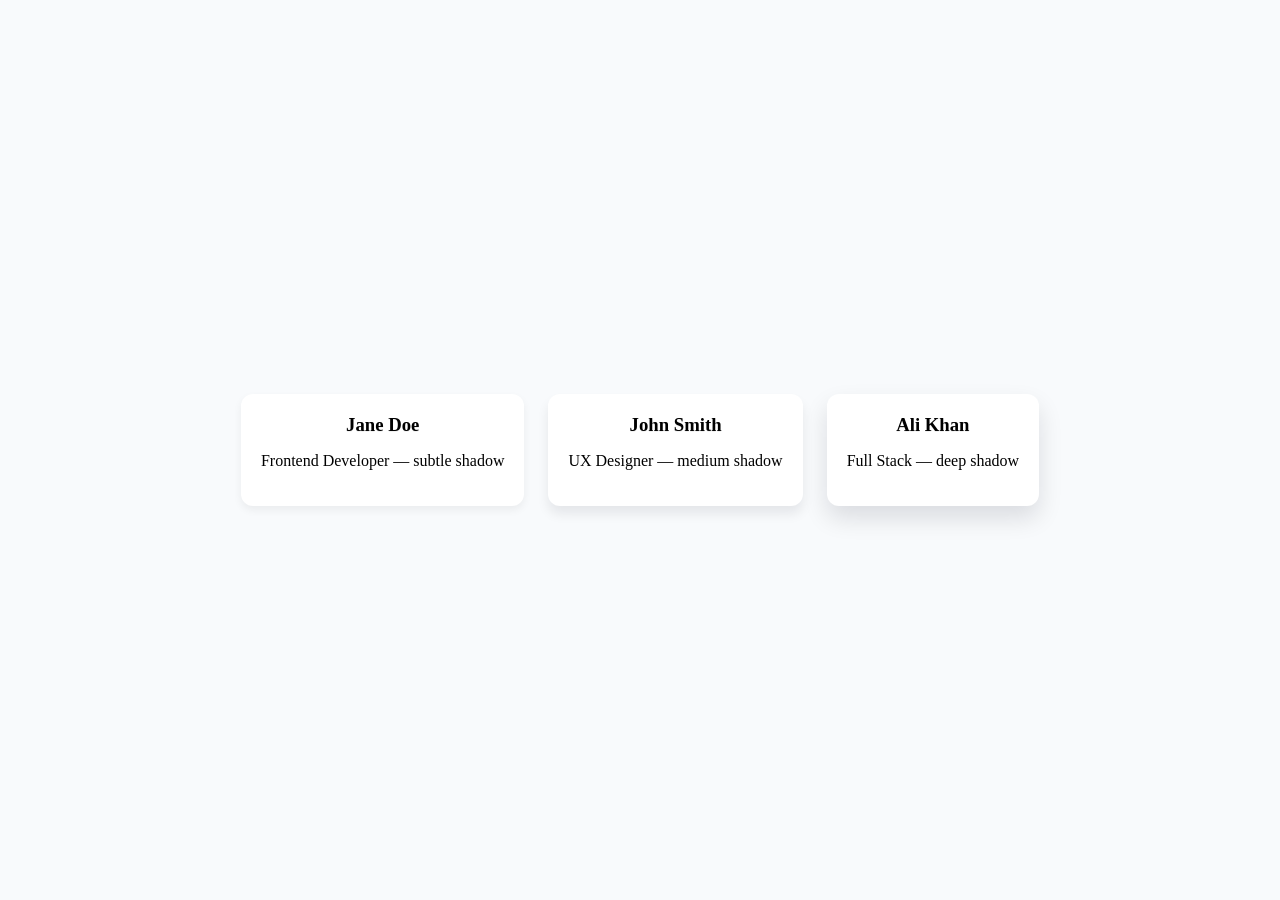
<file: Q4/index.html>
<!DOCTYPE html>
<html lang="en">
  <head>
    <meta charset="utf-8" />
    <meta name="viewport" content="width=device-width,initial-scale=1" />
    <title>Shadows & Depth</title>
    <link rel="stylesheet" href="style.css" />
  </head>
  <body>
    <main class="card-row">
      <article class="card lift-1">
        <h3>Jane Doe</h3>
        <p>Frontend Developer — subtle shadow</p>
      </article>
      <article class="card lift-2">
        <h3>John Smith</h3>
        <p>UX Designer — medium shadow</p>
      </article>
      <article class="card lift-3">
        <h3>Ali Khan</h3>
        <p>Full Stack — deep shadow</p>
      </article>
    </main>
  </body>
</html>
</file>
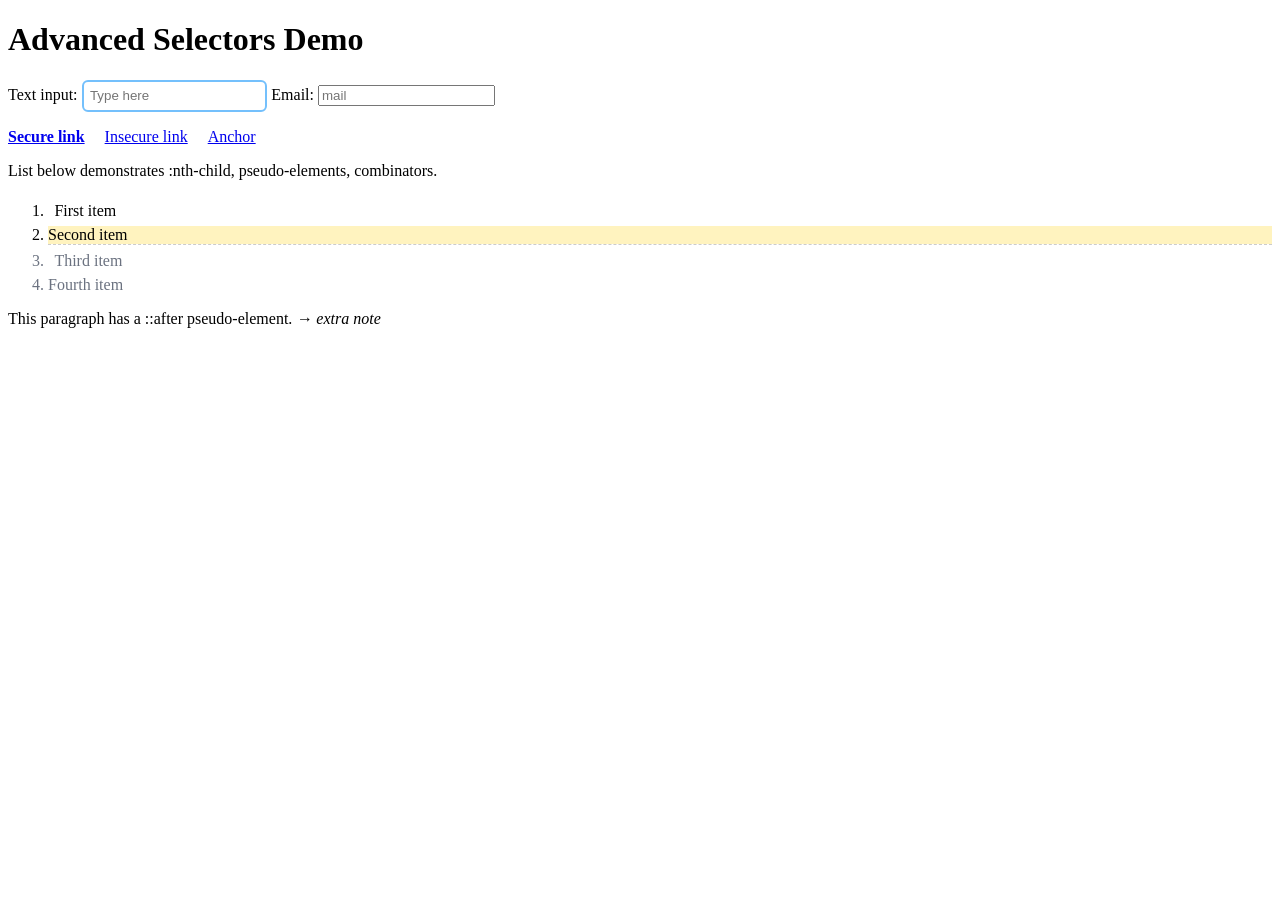
<file: Q5/index.html>
<!DOCTYPE html>
<html lang="en">
  <head>
    <meta charset="utf-8" />
    <meta name="viewport" content="width=device-width,initial-scale=1" />
    <title>Advanced Selectors</title>
    <link rel="stylesheet" href="style.css" />
  </head>
  <body>
    <main>
      <h1>Advanced Selectors Demo</h1>

      <form>
        <!-- attribute selector: type="text" -->
        <label>Text input: <input type="text" placeholder="Type here" /></label>
        <label>Email: <input type="email" placeholder="mail" /></label>
      </form>

      <nav>
        <ul>
          <li><a href="https://example.com">Secure link</a></li>
          <li><a href="http://example.org">Insecure link</a></li>
          <li><a href="#section">Anchor</a></li>
        </ul>
      </nav>

      <section class="list">
        <p>List below demonstrates :nth-child, pseudo-elements, combinators.</p>
        <ol>
          <li>First item</li>
          <li class="special">Second item</li>
          <li>Third item</li>
          <li>Fourth item</li>
        </ol>

        <p class="after-example">
          This paragraph has a ::after pseudo-element.
        </p>
      </section>
    </main>
  </body>
</html>
</file>
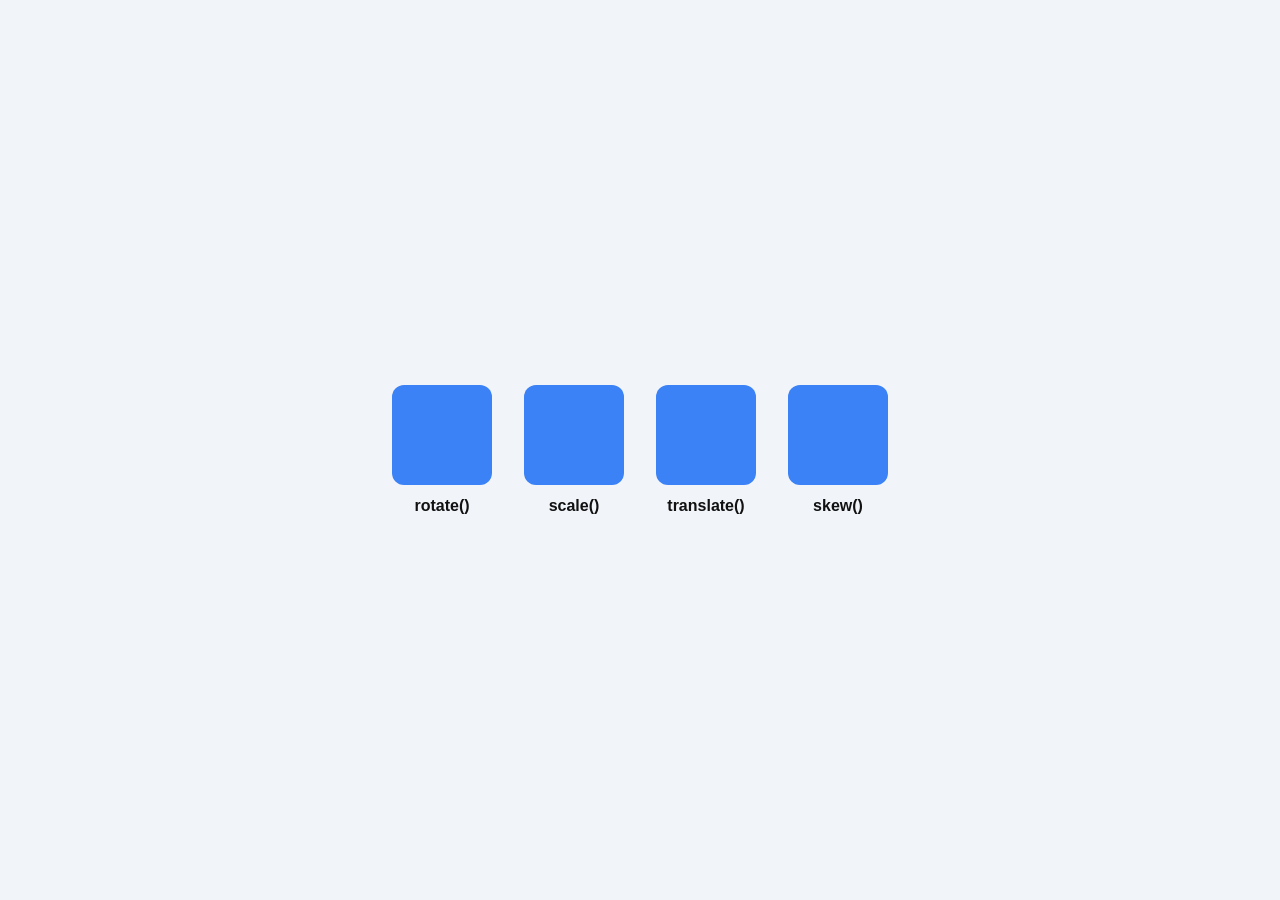
<file: Q6/index.html>
<!DOCTYPE html>
<html lang="en">
  <head>
    <meta charset="utf-8" />
    <meta name="viewport" content="width=device-width, initial-scale=1.0" />
    <title>CSS Transformations Showcase</title>
    <link rel="stylesheet" href="style.css" />
  </head>
  <body>
    <main class="container">
      <section class="transform-box rotate">
        <div class="shape"></div>
        <p>rotate()</p>
      </section>

      <section class="transform-box scale">
        <div class="shape"></div>
        <p>scale()</p>
      </section>

      <section class="transform-box translate">
        <div class="shape"></div>
        <p>translate()</p>
      </section>

      <section class="transform-box skew">
        <div class="shape"></div>
        <p>skew()</p>
      </section>
    </main>
  </body>
</html>
</file>
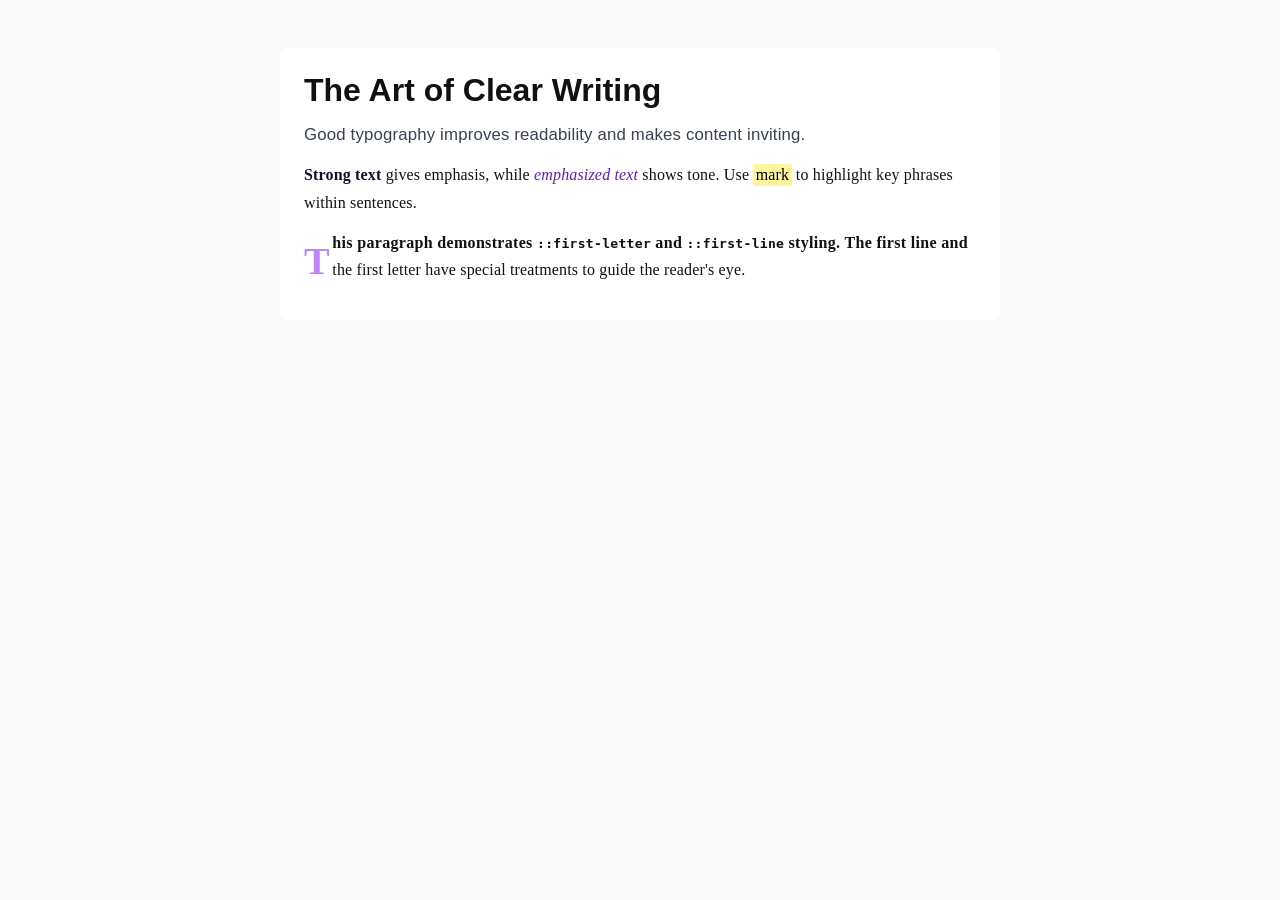
<file: Q7/index.html>
<!DOCTYPE html>
<html lang="en">
  <head>
    <meta charset="utf-8" />
    <meta name="viewport" content="width=device-width,initial-scale=1" />
    <title>Typography Showcase</title>
    <link rel="stylesheet" href="style.css" />
  </head>
  <body>
    <main class="article">
      <article>
        <h1>The Art of Clear Writing</h1>
        <p class="lead">
          Good typography improves readability and makes content inviting.
        </p>
        <p>
          <strong>Strong text</strong> gives emphasis, while
          <em>emphasized text</em> shows tone. Use <mark>mark</mark> to
          highlight key phrases within sentences.
        </p>
        <p class="first">
          This paragraph demonstrates <code>::first-letter</code> and
          <code>::first-line</code> styling. The first line and the first letter
          have special treatments to guide the reader's eye.
        </p>
      </article>
    </main>
  </body>
</html>
</file>
<file: Calculator/style.css>
* {
  box-sizing: border-box;
  font-family: "Poppins", sans-serif;
}

body {
  /* background: linear-gradient(135deg, #ff4b2b, #ff416c); */
  height: 100vh;
  display: flex;
  align-items: center;
  justify-content: center;
  margin: 0;
}

/* Calculator Container */
.calculator {
  background-color: #1e1e1e;
  border-radius: 20px;
  box-shadow: 0 10px 30px rgba(0, 0, 0, 0.4);
  padding: 20px;
  width: 320px;
}

/* Display Area */
.display {
  width: 100%;
  height: 60px;
  border-radius: 10px;
  margin-bottom: 15px;
  text-align: right;
  font-size: 2rem;
  padding: 10px;
  color: #fff;
  background: #333;
  display: flex;
  align-items: center;
  justify-content: flex-end;
  box-shadow: inset 0 4px 8px rgba(0, 0, 0, 0.4);
}

/* Buttons Grid */
.buttons {
  display: grid;
  grid-template-columns: repeat(4, 1fr);
  gap: 12px;
}

/* Individual Button */
.btn {
  background-color: #2e2e2e;
  color: #fff;
  border: none;
  border-radius: 12px;
  font-size: 1.2rem;
  padding: 18px;
  cursor: pointer;
  transition: background 0.2s, transform 0.1s;
}

.btn:hover {
  background-color: #444;
}

.btn:active {
  transform: scale(0.95);
}

.operator {
  background-color: #ff9f0a;
}

.operator:hover {
  background-color: #e68a00;
}

.equal {
  background-color: #34c759;
  grid-column: span 1;
}

.equal:hover {
  background-color: #28a745;
}

.clear {
  background-color: #ff3b30;
}

.clear:hover {
  background-color: #e22e25;
}

.zero {
  grid-column: span 2;
}
</file>
<file: Q1/style.css>
/* q1-borders.css */
:root {
  --gap: 1rem;
  --box-bg: #fff;
}
/* Basic layout */
* {
  box-sizing: border-box;
}
body {
  font-family: system-ui, Arial, sans-serif;
  margin: 0;
  background: #f3f6f9;
  color: #222;
}
header,
footer {
  text-align: center;
  padding: 1rem;
}
.container {
  display: flex;
  gap: var(--gap);
  justify-content: center;
  align-items: center;
  padding: 2rem;
}

/* Base box style */
.box {
  background: var(--box-bg);
  padding: 1rem;
  border-radius: 6px;
  min-width: 160px;
  text-align: center;
  transition: border-color 0.25s ease, transform 0.2s ease;
}
.box:hover {
  transform: translateY(-6px);
}

/* Different border styles and padding examples */
.solid {
  border: 4px solid #2c7be5;
  padding: 10px;
}
.dashed {
  border: 4px dashed #e8590c;
  padding: 20px;
  border-radius: 12px;
}
.double {
  border: 6px double #37b24d;
  padding: 30px;
}
.groove {
  border: 6px groove #6f42c1;
  padding: 18px;
  border-radius: 18px;
}

/* Hover effect changing border color smoothly */
.box:hover {
  border-color: #ff6b6b;
}

/* Responsive wrap */
@media (max-width: 640px) {
  .container {
    flex-wrap: wrap;
  }
}
</file>
<file: Q10/style.css>
* {
  box-sizing: border-box;
}
body {
  margin: 0;
  font-family: Arial;
}
.nav-wrap {
  background: #fff;
  border-bottom: 1px solid #e6edf3;
  position: sticky;
  top: 0;
}
.nav {
  display: flex;
  gap: 0;
  list-style: none;
  margin: 0;
  padding: 0.5rem 1rem;
  justify-content: center;
}
.nav li {
  margin: 0;
}
.nav a {
  display: block;
  padding: 0.6rem 1rem;
  border-radius: 6px;
  border: 1px solid transparent;
  text-decoration: none;
  color: #0f172a;
  transition: all 0.3s ease;
}
.nav a:hover {
  transform: translateY(-3px);
  border-color: #dbeafe;
}
.nav a.active {
  background: #e0f2fe;
  border-color: #bae6fd;
}
@media (max-width: 700px) {
  .nav {
    flex-direction: column;
    align-items: stretch;
  }
  .nav a {
    margin: 0.25rem 0;
  }
}
.site-footer {
  text-align: center;
  padding: 1rem;
  background: #f8fafc;
}
</file>
<file: Q2/style.css>
* {
  box-sizing: border-box;
}
body,
html {
  height: 100%;
  margin: 0;
  font-family: Arial;
}
.stage {
  min-height: 100vh;
  display: flex;
  flex-direction: column;
  gap: 1rem;
  align-items: center;
  justify-content: center;
  padding: 2rem;
  background: #eef3f8;
}
.box {
  background: #fff;
  padding: 1rem;
  border: 1px solid #ccc;
  box-shadow: 0 2px 6px rgba(0, 0, 0, 0.06);
  text-align: center;
}

/* 1: px fixed size */
.box-px {
  width: 180px;
  height: 200px;
  background: #ffd6a5;
}

/* 2: percent width and vh based min-height */
.box-percent {
  width: 60%;
  min-height: 50vh;
  background: #bde0fe;
}

/* 3: em height and max-width with overflow */
.box-em {
  height: 8em;
  max-width: 220px;
  overflow: auto;
  background: #caffbf;
  padding: 1.25rem;
}

/* Centering demonstration already in .stage using Flexbox */

@media (min-width: 900px) {
  .stage {
    flex-direction: row;
  }
}
</file>
<file: Q3/style.css>
* {
  box-sizing: border-box;
}
body {
  margin: 0;
  font-family: system-ui;
  line-height: 1.4;
  color: #0f172a;
}
.site-header,
.site-footer {
  position: fixed;
  left: 0;
  right: 0;
  padding: 0.75rem;
  background: rgba(255, 255, 255, 0.9);
  backdrop-filter: saturate(120%) blur(4px);
  text-align: center;
  z-index: 10;
}
.site-header {
  top: 0;
}
.site-footer {
  bottom: 0;
}
main {
  padding-top: 3.5rem;
  padding-bottom: 3.5rem;
}

/* Linear gradient section */
.linear {
  min-height: 60vh;
  display: flex;
  align-items: center;
  justify-content: center;
  text-align: center;
  background: linear-gradient(135deg, #74c0fc 0%, #a78bfa 60%);
  color: #03113a;
}

/* Radial gradient section with parallax-like fixed attachment */
.radial {
  min-height: 60vh;
  display: flex;
  align-items: center;
  justify-content: center;
  text-align: center;
  background-image: radial-gradient(
      circle at 20% 20%,
      #ffd6a5,
      #ffadad 30%,
      transparent 70%
    ),
    radial-gradient(circle at 80% 80%, #caffbf, #9bf6ff);
  background-attachment: fixed;
  color: #082032;
}

/* Make sure fixed header doesn't cover content */
.linear h2,
.radial h2 {
  margin: 0 1rem;
}
</file>
<file: Q4/style.css>
* {
  box-sizing: border-box;
}
body {
  margin: 0;
  font-family: Georgia, serif;
  background: #f8fafc;
  display: flex;
  min-height: 100vh;
  align-items: center;
  justify-content: center;
}
.card-row {
  display: flex;
  gap: 1.5rem;
  padding: 2rem;
}
.card {
  background: #fff;
  padding: 1.25rem;
  border-radius: 12px;
  min-width: 200px;
  text-align: center;
  transition: transform 0.25s ease, box-shadow 0.25s ease;
}

/* Different base shadows */
.lift-1 {
  box-shadow: 0 4px 8px rgba(2, 6, 23, 0.06);
}
.lift-2 {
  box-shadow: 0 8px 12px rgba(2, 6, 23, 0.08);
}
.lift-3 {
  box-shadow: 0 12px 24px rgba(2, 6, 23, 0.12);
}

/* text-shadow on headings */
.card h3 {
  text-shadow: 0 1px 0 rgba(0, 0, 0, 0.06);
  margin: 0 0 0.5rem;
}

/* Hover — lift up */
.card:hover {
  transform: translateY(-12px);
}
.card:hover.lift-1 {
  box-shadow: 0 12px 20px rgba(2, 6, 23, 0.14);
}
.card:hover.lift-2 {
  box-shadow: 0 18px 30px rgba(2, 6, 23, 0.18);
}
.card:hover.lift-3 {
  box-shadow: 0 28px 48px rgba(2, 6, 23, 0.22);
}

@media (max-width: 760px) {
  .card-row {
    flex-direction: column;
    align-items: center;
  }
}
</file>
<file: Q5/style.css>
/* Attribute selector targets text inputs */
input[type="text"] {
  border: 2px solid #74c0fc;
  padding: 0.4rem;
  border-radius: 6px;
}

/* Attribute selector: links that start with https */
a[href^="https"] {
  font-weight: 700;
}

/* Pseudo-classes */
a:hover {
  text-decoration: underline;
}
input:focus {
  outline: 3px solid rgba(115, 103, 240, 0.18);
  outline-offset: 3px;
}

/* nth-child selector */
ol li:nth-child(2) {
  background: #fff3bf;
}
ol li:nth-child(odd) {
  padding: 0.4rem;
}

/* Pseudo-elements */
.after-example::after {
  content: " → extra note";
  font-style: italic;
}

/* Combinators examples: */
/* child combinator */
nav > ul {
  list-style: none;
  padding: 0;
}
nav > ul > li {
  display: inline-block;
  margin-right: 1rem;
}

/* adjacent sibling */
.special + li {
  border-top: 1px dashed #ccc;
  padding-top: 0.5rem;
}

/* general sibling */
.special ~ li {
  color: #6b7280;
}

/* descendant selector */
.list p {
  margin: 0 0 1rem;
}
</file>
<file: Q6/style.css>
/* Reset and basic layout */
* {
  box-sizing: border-box;
}

body {
  margin: 0;
  font-family: Arial, sans-serif;
  background: #f1f5f9;
  color: #111;
  display: flex;
  justify-content: center;
  align-items: center;
  min-height: 100vh;
}

/* Container using Flexbox */
.container {
  display: flex;
  justify-content: center;
  align-items: center;
  gap: 2rem;
  flex-wrap: wrap;
  padding: 2rem;
}

/* Each transformation box */
.transform-box {
  display: flex;
  flex-direction: column;
  align-items: center;
  gap: 0.8rem;
}

/* Shape inside each box */
.shape {
  width: 100px;
  height: 100px;
  background-color: #3b82f6;
  border-radius: 12px;
  transition: all 0.4s ease;
}

/* Text label */
p {
  font-weight: 600;
  margin: 0;
}

/* Hover transformations */
.rotate:hover .shape {
  transform: rotate(45deg);
  background-color: #6366f1;
}

.scale:hover .shape {
  transform: scale(1.3);
  background-color: #10b981;
}

.translate:hover .shape {
  transform: translate(40px, -20px);
  background-color: #f59e0b;
}

.skew:hover .shape {
  transform: skew(15deg, 10deg);
  background-color: #ef4444;
}

/* Responsive adjustment */
@media (max-width: 600px) {
  .container {
    flex-direction: column;
    gap: 1.5rem;
  }
}
</file>
<file: Q7/style.css>
* {
  box-sizing: border-box;
}
body {
  font-family: Georgia, "Times New Roman", serif;
  margin: 0;
  background: #fafafa;
  color: #111;
}
.article {
  max-width: 720px;
  margin: 3rem auto;
  padding: 1.5rem;
  background: #fff;
  border-radius: 8px;
}
h1 {
  font-family: "Segoe UI", Arial, sans-serif;
  font-weight: 700;
  font-size: 2rem;
  margin: 0 0 0.5rem;
  text-align: left;
}
.lead {
  font-family: Tahoma, Geneva, sans-serif;
  font-size: 1.05rem;
  line-height: 1.6;
  color: #374151;
}
p {
  line-height: 1.7;
  letter-spacing: 0.01em;
  margin: 0.8rem 0;
}
mark {
  background: #fff59d;
  padding: 0.15rem;
  border-radius: 3px;
}
strong {
  color: #0b132b;
}
em {
  color: #5b21b6;
}
.first::first-letter {
  font-size: 2.4rem;
  font-weight: 700;
  float: left;
  margin-right: 0.15rem;
  color: #c084fc;
}
.first::first-line {
  letter-spacing: 0.02em;
  font-weight: 600;
}
@media (max-width: 540px) {
  .article {
    margin: 1rem;
    padding: 1rem;
  }
}
</file>
